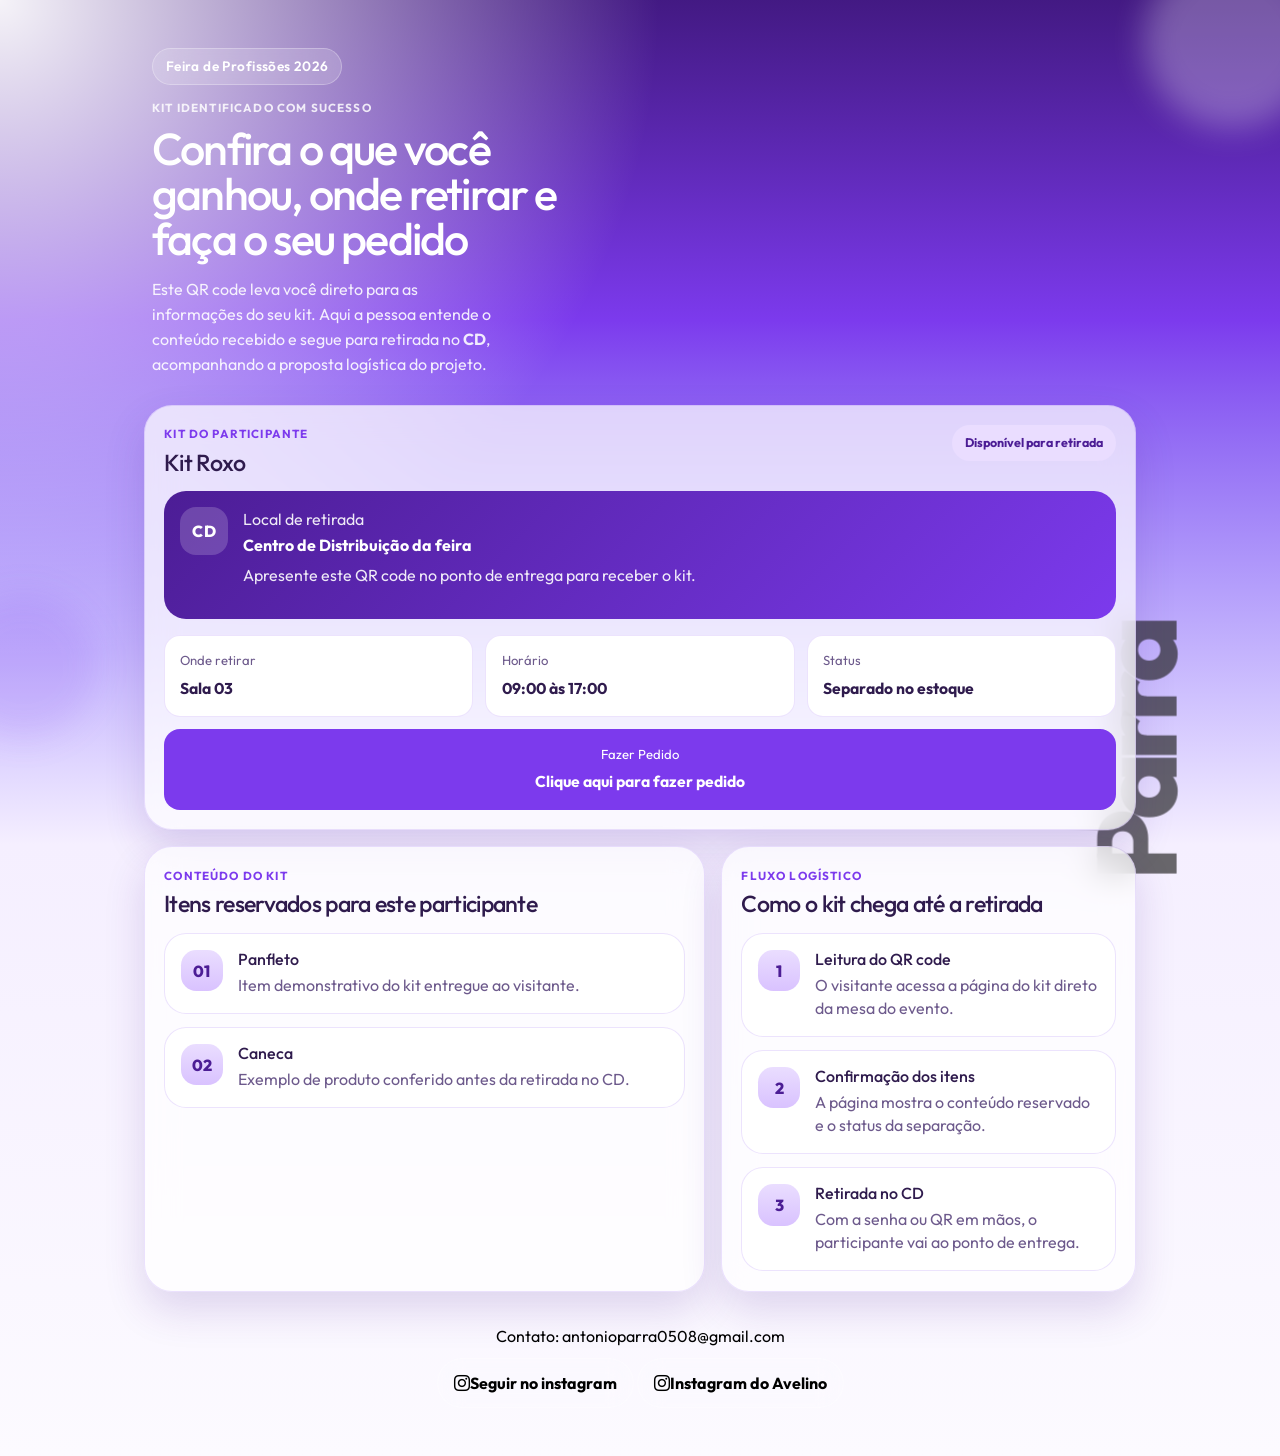
<file: index.html>
<!DOCTYPE html>
<html lang="pt-BR">

<head>
  <meta charset="UTF-8">
  <meta name="viewport" content="width=device-width, initial-scale=1.0">
  <title>Kit da Feira de Profissões</title>
  <meta name="description"
    content="Página mobile para apresentar os itens de um kit da Feira de Profissões e orientar a retirada no CD.">
  <link rel="preconnect" href="https://fonts.googleapis.com">
  <link rel="preconnect" href="https://fonts.gstatic.com" crossorigin>
  <link href="https://cdn.jsdelivr.net/npm/bootstrap@5.3.8/dist/css/bootstrap.min.css" rel="stylesheet"
    integrity="sha384-sRIl4kxILFvY47J16cr9ZwB07vP4J8+LH7qKQnuqkuIAvNWLzeN8tE5YBujZqJLB" crossorigin="anonymous">
  <link href="https://fonts.googleapis.com/css2?family=Outfit:wght@400;500;600;700;800&display=swap" rel="stylesheet">
  <link rel="stylesheet" href="https://cdn.jsdelivr.net/npm/bootstrap-icons@1.13.1/font/bootstrap-icons.min.css">
  <link rel="stylesheet" href="styles.css">
</head>

<body class="theme-purple">
  <div class="watermark" aria-hidden="true">Parra</div>
  <div class="page-shell">
    <div id="alert-container"></div>
    <header class="hero">
      <div class="hero__badge">Feira de Profissões 2026</div>
      <p class="hero__eyebrow">Kit identificado com sucesso</p>
      <h1>Confira o que você ganhou, onde retirar e faça o seu pedido</h1>
      <p class="hero__description">
        Este QR code leva você direto para as informações do seu kit. Aqui a pessoa
        entende o conteúdo recebido e segue para retirada no <strong>CD</strong>,
        acompanhando a proposta logística do projeto.
      </p>
    </header>

    <main class="content">
      <section class="kit-card">
        <div class="kit-card__top">
          <div>
            <p class="section-label">Kit do participante</p>
            <h2>Kit Roxo</h2>
          </div>
          <span class="status-chip">Disponível para retirada</span>
        </div>

        <div class="pickup-box">
          <div class="pickup-box__icon" aria-hidden="true">CD</div>
          <div>
            <p class="pickup-box__label">Local de retirada</p>
            <strong>Centro de Distribuição da feira</strong>
            <p class="pickup-box__text">
              Apresente este QR code no ponto de entrega para receber o kit.
            </p>
          </div>
        </div>

        <div class="info-grid">
          <article class="info-tile">
            <p>Onde retirar</p>
            <strong>Sala 03</strong>
          </article>
          <article class="info-tile">
            <p>Horário</p>
            <strong>09:00 às 17:00</strong>
          </article>
          <article class="info-tile">
            <p>Status</p>
            <strong>Separado no estoque</strong>
          </article>
          <button class="info-tile" id="btnModalPedido">
            <p>Fazer Pedido</p>
            <strong>Clique aqui para fazer pedido</strong>
          </button>
        </div>
      </section>

      <section class="items-section">
        <div class="section-heading">
          <p class="section-label">Conteúdo do kit</p>
          <h2>Itens reservados para este participante</h2>
        </div>

        <div class="item-list">
          <article class="item-card">
            <span class="item-card__count">01</span>
            <div>
              <h3>Panfleto</h3>
              <p>Item demonstrativo do kit entregue ao visitante.</p>
            </div>
          </article>

          <article class="item-card">
            <span class="item-card__count">02</span>
            <div>
              <h3>Caneca</h3>
              <p>Exemplo de produto conferido antes da retirada no CD.</p>
            </div>
          </article>
        </div>
      </section>

      <section class="timeline-section">
        <div class="section-heading">
          <p class="section-label">Fluxo logístico</p>
          <h2>Como o kit chega até a retirada</h2>
        </div>

        <div class="timeline">
          <article class="timeline-step">
            <span>1</span>
            <div>
              <h3>Leitura do QR code</h3>
              <p>O visitante acessa a página do kit direto da mesa do evento.</p>
            </div>
          </article>

          <article class="timeline-step">
            <span>2</span>
            <div>
              <h3>Confirmação dos itens</h3>
              <p>A página mostra o conteúdo reservado e o status da separação.</p>
            </div>
          </article>

          <article class="timeline-step">
            <span>3</span>
            <div>
              <h3>Retirada no CD</h3>
              <p>Com a senha ou QR em mãos, o participante vai ao ponto de entrega.</p>
            </div>
          </article>
        </div>
      </section>
    </main>

    <footer class="site-footer">
      <p class="text-black">
        Contato:
        <a href="mailto:antonioparra0508@gmail.com">antonioparra0508@gmail.com</a>
      </p>
      <a class="instagram-link" href="https://www.instagram.com/a_parra111" target="_blank" rel="noopener noreferrer">
        <i class="bi bi-instagram"></i> Seguir no instagram
      </a>
      <a class="instagram-link" href="https://www.instagram.com/avelino.ferreira.33/" target="_blank" rel="noopener noreferrer">
        <i class="bi bi-instagram"></i> Instagram do Avelino
      </a>
    </footer>
  </div>

  <!-- Modal para fazer o pedido -->
  <div class="modal" tabindex="-1" id="modalFazerPedido">
    <div class="modal-dialog">
      <div class="modal-content">
        <div class="modal-header">
          <h5 class="modal-title">Fazer Pedido</h5>
          <button type="button" class="btn-close" data-bs-dismiss="modal" aria-label="Close"></button>
        </div>
        <div class="modal-body">
          <form>
            <div class="m-3">
              <label for="nome" class="form-label">Nome</label>
              <input type="text" class="form-control" id="nome" placeholder="Seu nome">
            </div>
            <div class="m-3">
              <label for="email" class="form-label">Cargo</label>
              <input type="email" class="form-control" id="email" placeholder="Seu cargo">
            </div>
          </form>
        </div>
        <div class="modal-footer">
          <button type="button" class="btn btn-secondary" data-bs-dismiss="modal">Voltar</button>
          <button type="button" class="btn btn-primary" id="btnFazerPedido">Fazer Pedido</button>
        </div>
      </div>
    </div>
  </div>

  <script src="https://cdn.jsdelivr.net/npm/bootstrap@5.3.8/dist/js/bootstrap.bundle.min.js"
    integrity="sha384-FKyoEForCGlyvwx9Hj09JcYn3nv7wiPVlz7YYwJrWVcXK/BmnVDxM+D2scQbITxI"
    crossorigin="anonymous"></script>
  <script src="scripts/modal.js"></script>
  <script type="module" src="scripts/cadastroCordenacao.js"></script>
</body>

</html>
</file>
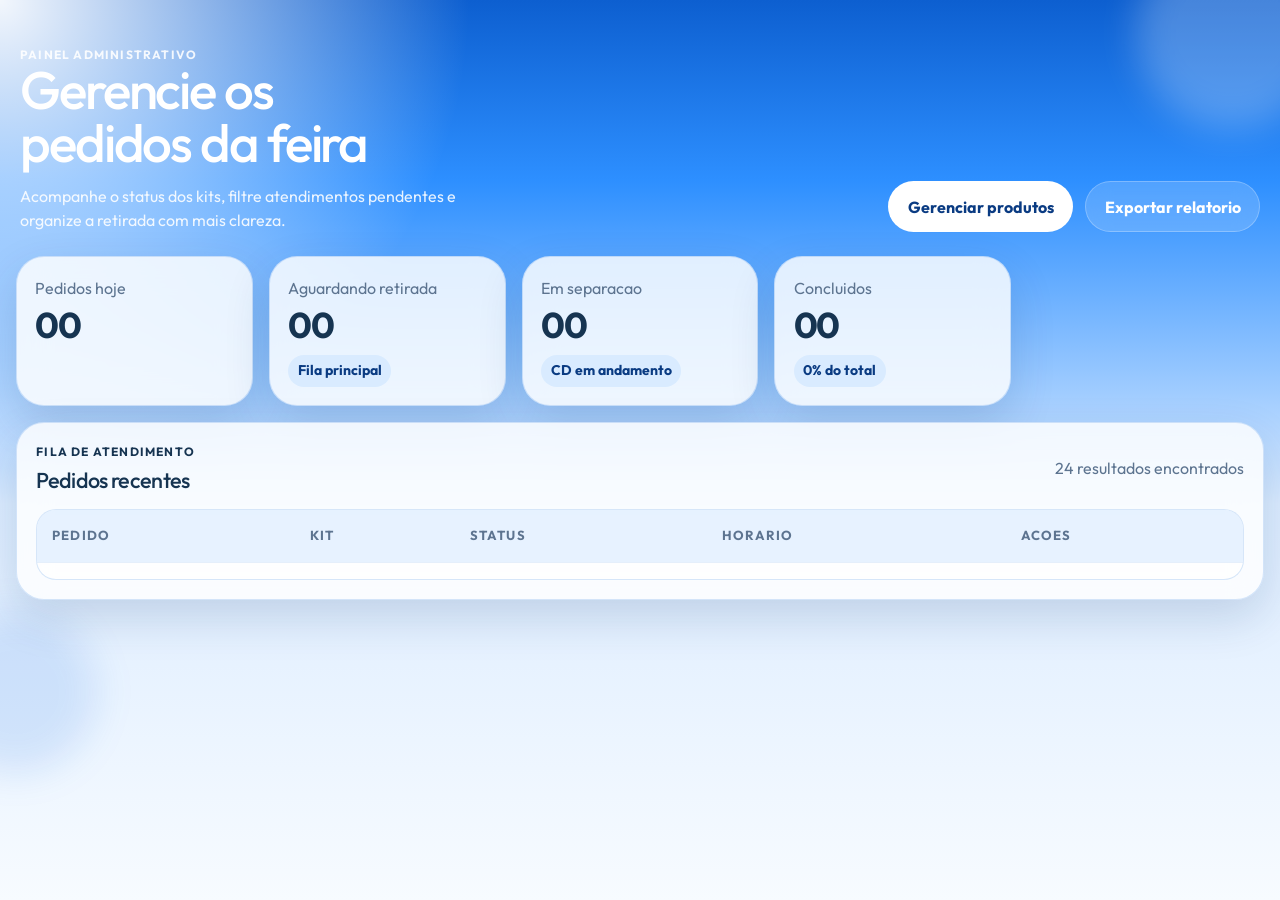
<file: ADM/index.html>
<!DOCTYPE html>
<html lang="pt-BR">

<head>
    <meta charset="UTF-8">
    <meta name="viewport" content="width=device-width, initial-scale=1.0">
    <title>ADM | Gerenciar Pedidos</title>
    <meta name="description"
        content="Painel administrativo para acompanhar, filtrar e gerenciar pedidos da Feira de Profissoes.">
    <link rel="preconnect" href="https://fonts.googleapis.com">
    <link rel="preconnect" href="https://fonts.gstatic.com" crossorigin>
    <link href="https://cdn.jsdelivr.net/npm/bootstrap@5.3.8/dist/css/bootstrap.min.css" rel="stylesheet"
        integrity="sha384-sRIl4kxILFvY47J16cr9ZwB07vP4J8+LH7qKQnuqkuIAvNWLzeN8tE5YBujZqJLB" crossorigin="anonymous">
    <link href="https://fonts.googleapis.com/css2?family=Outfit:wght@400;500;600;700;800&display=swap" rel="stylesheet">
    <link rel="stylesheet" href="style/style.css">
</head>

<body>
    <main class="admin-shell">
        <header class="hero">
            <div>
                <p class="hero__eyebrow">Painel administrativo</p>
                <h1>Gerencie os pedidos da feira</h1>
                <p>Acompanhe o status dos kits, filtre atendimentos pendentes e organize a retirada com mais clareza.
                </p>
            </div>

            <div class="hero-actions">
                <a class="hero-btn hero-btn--solid text-decoration-none" href="produtos.html">Gerenciar produtos</a>
                <button class="hero-btn" type="button">Exportar relatorio</button>
            </div>
        </header>

        <section class="dashboard">
            <div class="summary-grid">
                <article class="summary-card">
                    <p>Pedidos hoje</p>
                    <strong>00</strong>
                </article>

                <article class="summary-card">
                    <p>Aguardando retirada</p>
                    <strong>00</strong>
                    <small>Fila principal</small>
                </article>

                <article class="summary-card">
                    <p>Em separacao</p>
                    <strong>00</strong>
                    <small>CD em andamento</small>
                </article>

                <article class="summary-card">
                    <p>Concluidos</p>
                    <strong>00</strong>
                    <small>0% do total</small>
                </article>
            </div>

            <div class="workspace">
                <section>
                    <div class="orders-panel">
                        <div class="section-head">
                            <div>
                                <p class="section-label">Fila de atendimento</p>
                                <h2 class="panel-title">Pedidos recentes</h2>
                            </div>
                            <p class="table-subtitle">24 resultados encontrados</p>
                        </div>

                        <div class="table-wrap">
                            <table class="table">
                                <thead>
                                    <tr>
                                        <th>Pedido</th>
                                        <th>Kit</th>
                                        <th>Status</th>
                                        <th>Horario</th>
                                        <th>Acoes</th>
                                    </tr>
                                </thead>
                                <tbody id="pedidos-container">
                                    
                                </tbody>
                            </table>
                        </div>
                    </div>
                </section>
            </div>
        </section>
    </main>
    <script src="https://cdn.jsdelivr.net/npm/bootstrap@5.3.8/dist/js/bootstrap.bundle.min.js"
        integrity="sha384-FKyoEForCGlyvwx9Hj09JcYn3nv7wiPVlz7YYwJrWVcXK/BmnVDxM+D2scQbITxI"
        crossorigin="anonymous"></script>
    <script type="module" src="script/gerenciarPedidos.js"></script>
</body>

</html>
</file>
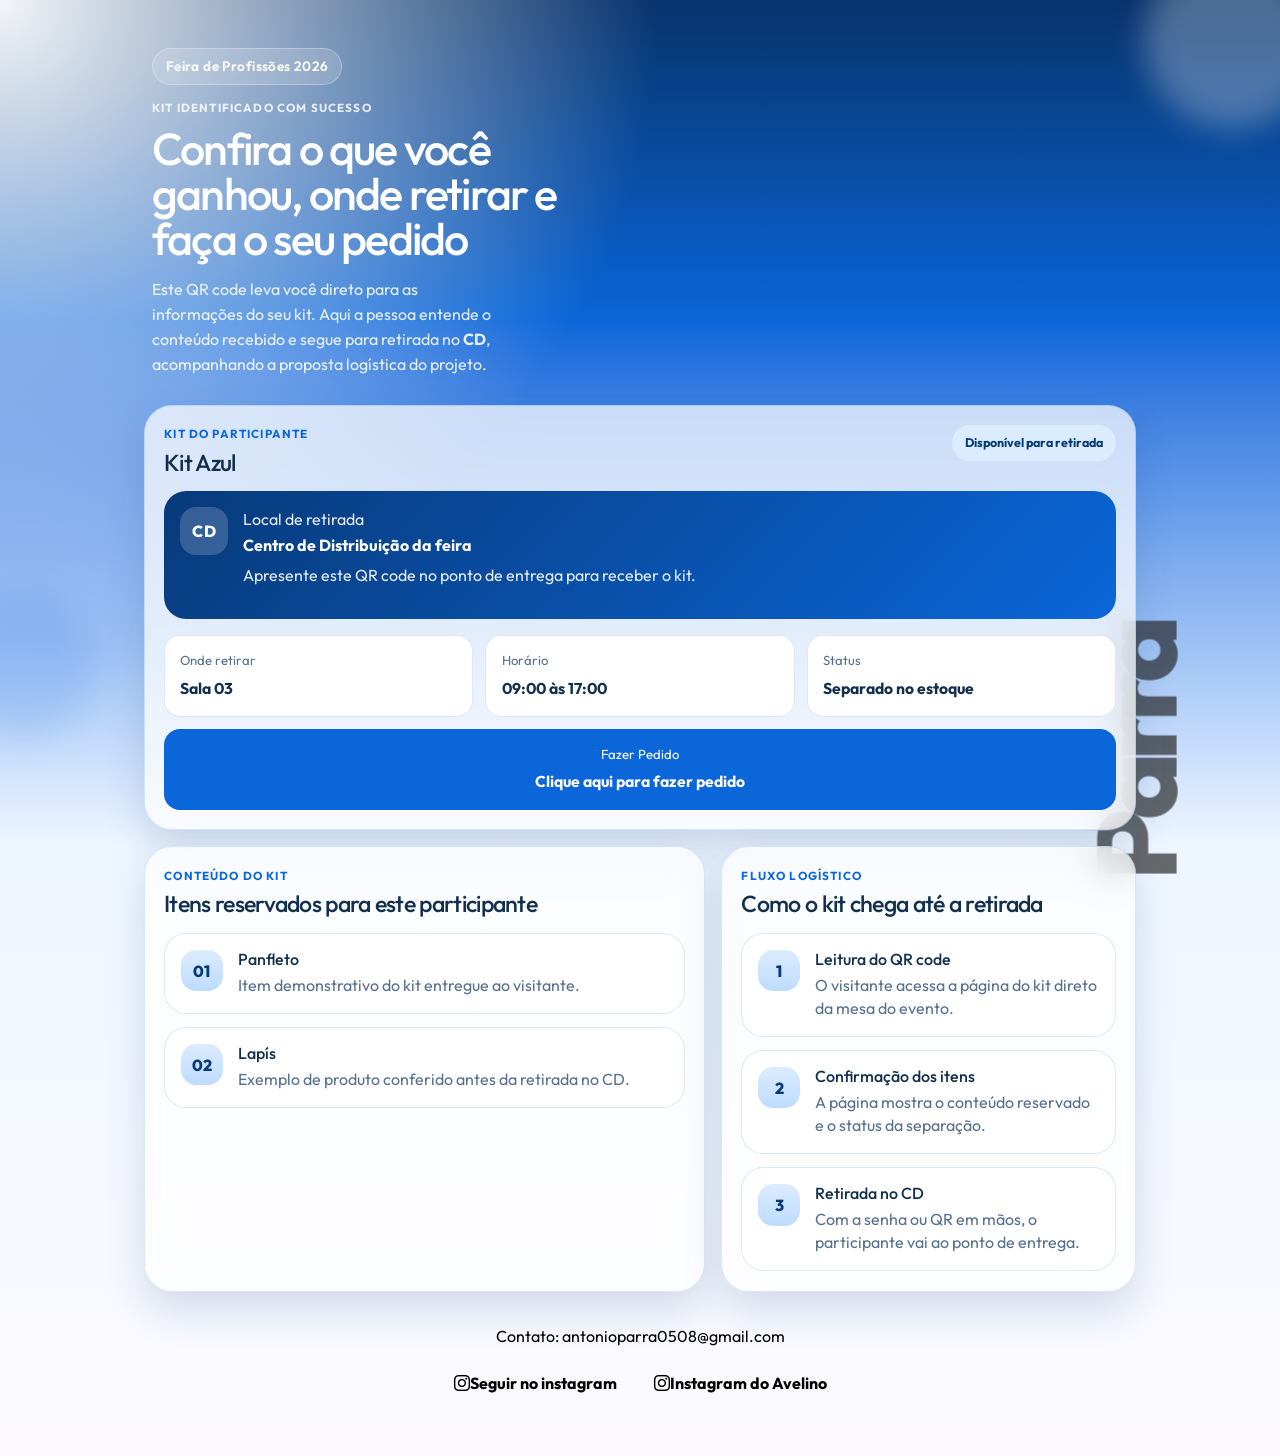
<file: kit2.html>
<!DOCTYPE html>
<html lang="pt-BR">

<head>
  <meta charset="UTF-8">
  <meta name="viewport" content="width=device-width, initial-scale=1.0">
  <title>Kit da Feira de Profissões</title>
  <meta name="description"
    content="Página mobile para apresentar os itens de um kit da Feira de Profissões e orientar a retirada no CD.">
  <link rel="preconnect" href="https://fonts.googleapis.com">
  <link rel="preconnect" href="https://fonts.gstatic.com" crossorigin>
  <link href="https://cdn.jsdelivr.net/npm/bootstrap@5.3.8/dist/css/bootstrap.min.css" rel="stylesheet"
    integrity="sha384-sRIl4kxILFvY47J16cr9ZwB07vP4J8+LH7qKQnuqkuIAvNWLzeN8tE5YBujZqJLB" crossorigin="anonymous">
  <link href="https://fonts.googleapis.com/css2?family=Outfit:wght@400;500;600;700;800&display=swap" rel="stylesheet">
  <link rel="stylesheet" href="https://cdn.jsdelivr.net/npm/bootstrap-icons@1.13.1/font/bootstrap-icons.min.css">
  <link rel="stylesheet" href="styles.css">
</head>

<body class="theme-blue">
  <div class="watermark" aria-hidden="true">Parra</div>
  <div class="page-shell">
    <header class="hero">
      <div class="hero__badge">Feira de Profissões 2026</div>
      <p class="hero__eyebrow">Kit identificado com sucesso</p>
      <h1>Confira o que você ganhou, onde retirar e faça o seu pedido</h1>
      <p class="hero__description">
        Este QR code leva você direto para as informações do seu kit. Aqui a pessoa
        entende o conteúdo recebido e segue para retirada no <strong>CD</strong>,
        acompanhando a proposta logística do projeto.
      </p>
    </header>

    <main class="content">
      <section class="kit-card">
        <div class="kit-card__top">
          <div>
            <p class="section-label">Kit do participante</p>
            <h2>Kit Azul</h2>
          </div>
          <span class="status-chip">Disponível para retirada</span>
        </div>

        <div class="pickup-box">
          <div class="pickup-box__icon" aria-hidden="true">CD</div>
          <div>
            <p class="pickup-box__label">Local de retirada</p>
            <strong>Centro de Distribuição da feira</strong>
            <p class="pickup-box__text">
              Apresente este QR code no ponto de entrega para receber o kit.
            </p>
          </div>
        </div>

        <div class="info-grid">
          <article class="info-tile">
            <p>Onde retirar</p>
            <strong>Sala 03</strong>
          </article>
          <article class="info-tile">
            <p>Horário</p>
            <strong>09:00 às 17:00</strong>
          </article>
          <article class="info-tile">
            <p>Status</p>
            <strong>Separado no estoque</strong>
          </article>
          <button class="info-tile" id="btnModalPedido">
            <p>Fazer Pedido</p>
            <strong>Clique aqui para fazer pedido</strong>
          </button>
        </div>
      </section>

      <section class="items-section">
        <div class="section-heading">
          <p class="section-label">Conteúdo do kit</p>
          <h2>Itens reservados para este participante</h2>
        </div>

        <div class="item-list">
          <article class="item-card">
            <span class="item-card__count">01</span>
            <div>
              <h3>Panfleto</h3>
              <p>Item demonstrativo do kit entregue ao visitante.</p>
            </div>
          </article>

          <article class="item-card">
            <span class="item-card__count">02</span>
            <div>
              <h3>Lapís</h3>
              <p>Exemplo de produto conferido antes da retirada no CD.</p>
            </div>
          </article>
        </div>
      </section>

      <section class="timeline-section">
        <div class="section-heading">
          <p class="section-label">Fluxo logístico</p>
          <h2>Como o kit chega até a retirada</h2>
        </div>

        <div class="timeline">
          <article class="timeline-step">
            <span>1</span>
            <div>
              <h3>Leitura do QR code</h3>
              <p>O visitante acessa a página do kit direto da mesa do evento.</p>
            </div>
          </article>

          <article class="timeline-step">
            <span>2</span>
            <div>
              <h3>Confirmação dos itens</h3>
              <p>A página mostra o conteúdo reservado e o status da separação.</p>
            </div>
          </article>

          <article class="timeline-step">
            <span>3</span>
            <div>
              <h3>Retirada no CD</h3>
              <p>Com a senha ou QR em mãos, o participante vai ao ponto de entrega.</p>
            </div>
          </article>
        </div>
      </section>
    </main>

    <footer class="site-footer">
      <p class="text-black">
        Contato:
        <a href="mailto:antonioparra0508@gmail.com">antonioparra0508@gmail.com</a>
      </p>
      <a class="instagram-link" href="https://www.instagram.com/a_parra111" target="_blank" rel="noopener noreferrer">
        <i class="bi bi-instagram"></i> Seguir no instagram
      </a>
      <a class="instagram-link" href="https://www.instagram.com/avelino.ferreira.33/" target="_blank" rel="noopener noreferrer">
        <i class="bi bi-instagram"></i> Instagram do Avelino
      </a>
    </footer>
  </div>

  <!-- Modal para fazer o pedido -->
  <div class="modal" tabindex="-1" id="modalFazerPedido">
    <div class="modal-dialog">
      <div class="modal-content">
        <div class="modal-header">
          <h5 class="modal-title">Fazer Pedido</h5>
          <button type="button" class="btn-close" data-bs-dismiss="modal" aria-label="Close"></button>
        </div>
        <div class="modal-body">
          <form>
            <div class="m-3">
              <label for="nome" class="form-label">Nome</label>
              <input type="text" class="form-control" id="nome" placeholder="Seu nome">
            </div>
            <div class="m-3">
              <label for="email" class="form-label">Empresa</label>
              <input type="email" class="form-control" id="email" placeholder="Sua empresa">
            </div>
          </form>
        </div>
        <div class="modal-footer">
          <button type="button" class="btn btn-secondary" data-bs-dismiss="modal">Voltar</button>
          <button type="button" class="btn btn-primary" id="btnFazerPedido">Fazer Pedido</button>
        </div>
      </div>
    </div>
  </div>

  <script src="https://cdn.jsdelivr.net/npm/bootstrap@5.3.8/dist/js/bootstrap.bundle.min.js"
    integrity="sha384-FKyoEForCGlyvwx9Hj09JcYn3nv7wiPVlz7YYwJrWVcXK/BmnVDxM+D2scQbITxI"
    crossorigin="anonymous"></script>
  <script src="scripts/modal.js"></script>
  <script type="module" src="scripts/cadastroConvidados.js"></script>
</body>

</html>
</file>
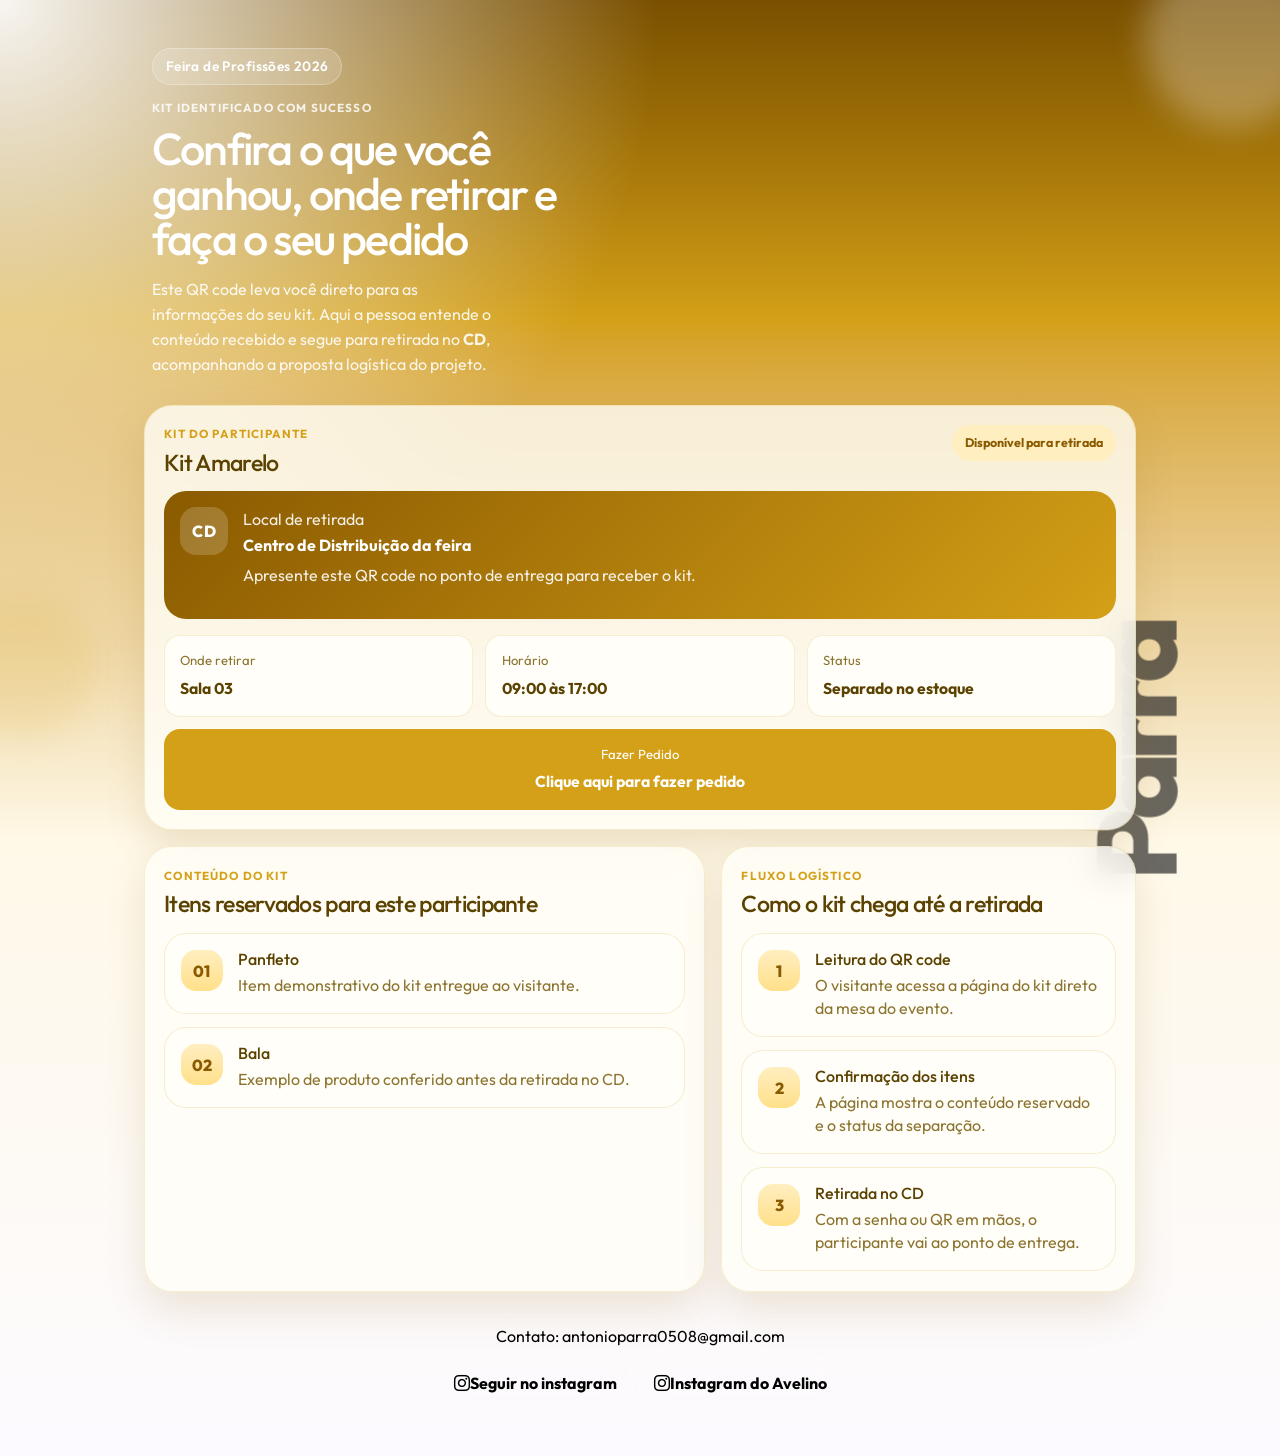
<file: kit3.html>
<!DOCTYPE html>
<html lang="pt-BR">

<head>
  <meta charset="UTF-8">
  <meta name="viewport" content="width=device-width, initial-scale=1.0">
  <title>Kit da Feira de Profissões</title>
  <meta name="description"
    content="Página mobile para apresentar os itens de um kit da Feira de Profissões e orientar a retirada no CD.">
  <link rel="preconnect" href="https://fonts.googleapis.com">
  <link rel="preconnect" href="https://fonts.gstatic.com" crossorigin>
  <link href="https://cdn.jsdelivr.net/npm/bootstrap@5.3.8/dist/css/bootstrap.min.css" rel="stylesheet"
    integrity="sha384-sRIl4kxILFvY47J16cr9ZwB07vP4J8+LH7qKQnuqkuIAvNWLzeN8tE5YBujZqJLB" crossorigin="anonymous">
  <link href="https://fonts.googleapis.com/css2?family=Outfit:wght@400;500;600;700;800&display=swap" rel="stylesheet">
  <link rel="stylesheet" href="https://cdn.jsdelivr.net/npm/bootstrap-icons@1.13.1/font/bootstrap-icons.min.css">
  <link rel="stylesheet" href="styles.css">
</head>

<body class="theme-yellow">
  <div class="watermark" aria-hidden="true">Parra</div>
  <div class="page-shell">
    <header class="hero">
      <div class="hero__badge">Feira de Profissões 2026</div>
      <p class="hero__eyebrow">Kit identificado com sucesso</p>
      <h1>Confira o que você ganhou, onde retirar e faça o seu pedido</h1>
      <p class="hero__description">
        Este QR code leva você direto para as informações do seu kit. Aqui a pessoa
        entende o conteúdo recebido e segue para retirada no <strong>CD</strong>,
        acompanhando a proposta logística do projeto.
      </p>
    </header>

    <main class="content">
      <section class="kit-card">
        <div class="kit-card__top">
          <div>
            <p class="section-label">Kit do participante</p>
            <h2>Kit Amarelo</h2>
          </div>
          <span class="status-chip">Disponível para retirada</span>
        </div>

        <div class="pickup-box">
          <div class="pickup-box__icon" aria-hidden="true">CD</div>
          <div>
            <p class="pickup-box__label">Local de retirada</p>
            <strong>Centro de Distribuição da feira</strong>
            <p class="pickup-box__text">
              Apresente este QR code no ponto de entrega para receber o kit.
            </p>
          </div>
        </div>

        <div class="info-grid">
          <article class="info-tile">
            <p>Onde retirar</p>
            <strong>Sala 03</strong>
          </article>
          <article class="info-tile">
            <p>Horário</p>
            <strong>09:00 às 17:00</strong>
          </article>
          <article class="info-tile">
            <p>Status</p>
            <strong>Separado no estoque</strong>
          </article>
          <button class="info-tile" id="btnModalPedido">
            <p>Fazer Pedido</p>
            <strong>Clique aqui para fazer pedido</strong>
          </button>
        </div>
      </section>

      <section class="items-section">
        <div class="section-heading">
          <p class="section-label">Conteúdo do kit</p>
          <h2>Itens reservados para este participante</h2>
        </div>

        <div class="item-list">
          <article class="item-card">
            <span class="item-card__count">01</span>
            <div>
              <h3>Panfleto</h3>
              <p>Item demonstrativo do kit entregue ao visitante.</p>
            </div>
          </article>

          <article class="item-card">
            <span class="item-card__count">02</span>
            <div>
              <h3>Bala</h3>
              <p>Exemplo de produto conferido antes da retirada no CD.</p>
            </div>
          </article>
        </div>
      </section>

      <section class="timeline-section">
        <div class="section-heading">
          <p class="section-label">Fluxo logístico</p>
          <h2>Como o kit chega até a retirada</h2>
        </div>

        <div class="timeline">
          <article class="timeline-step">
            <span>1</span>
            <div>
              <h3>Leitura do QR code</h3>
              <p>O visitante acessa a página do kit direto da mesa do evento.</p>
            </div>
          </article>

          <article class="timeline-step">
            <span>2</span>
            <div>
              <h3>Confirmação dos itens</h3>
              <p>A página mostra o conteúdo reservado e o status da separação.</p>
            </div>
          </article>

          <article class="timeline-step">
            <span>3</span>
            <div>
              <h3>Retirada no CD</h3>
              <p>Com a senha ou QR em mãos, o participante vai ao ponto de entrega.</p>
            </div>
          </article>
        </div>
      </section>
    </main>

    <footer class="site-footer">
      <p class="text-black">
        Contato:
        <a href="mailto:antonioparra0508@gmail.com">antonioparra0508@gmail.com</a>
      </p>
      <a class="instagram-link" href="https://www.instagram.com/a_parra111" target="_blank" rel="noopener noreferrer">
        <i class="bi bi-instagram"></i> Seguir no instagram
      </a>
      <a class="instagram-link" href="https://www.instagram.com/avelino.ferreira.33/" target="_blank"
        rel="noopener noreferrer">
        <i class="bi bi-instagram"></i> Instagram do Avelino
      </a>
    </footer>
  </div>

  <!-- Modal para fazer o pedido -->
  <div class="modal" tabindex="-1" id="modalFazerPedido">
    <div class="modal-dialog">
      <div class="modal-content">
        <div class="modal-header">
          <h5 class="modal-title">Fazer Pedido</h5>
          <button type="button" class="btn-close" data-bs-dismiss="modal" aria-label="Close"></button>
        </div>
        <div class="modal-body">
          <form>
            <div class="m-3">
              <label for="nome" class="form-label">Nome</label>
              <input type="text" class="form-control" id="nome" placeholder="Seu nome">
            </div>
            <div class="m-3">
              <label for="email" class="form-label">Sua série</label>
              <input type="email" class="form-control" id="email" placeholder="Sua série">
            </div>
          </form>
        </div>
        <div class="modal-footer">
          <button type="button" class="btn btn-secondary" data-bs-dismiss="modal">Voltar</button>
          <button type="button" class="btn btn-primary" id="btnFazerPedido">Fazer Pedido</button>
        </div>
      </div>
    </div>
  </div>

  <script src="https://cdn.jsdelivr.net/npm/bootstrap@5.3.8/dist/js/bootstrap.bundle.min.js"
    integrity="sha384-FKyoEForCGlyvwx9Hj09JcYn3nv7wiPVlz7YYwJrWVcXK/BmnVDxM+D2scQbITxI"
    crossorigin="anonymous"></script>
  <script src="scripts/modal.js"></script>
  <script type="module" src="scripts/cadastroAlunos.js"></script>
</body>

</html>
</file>
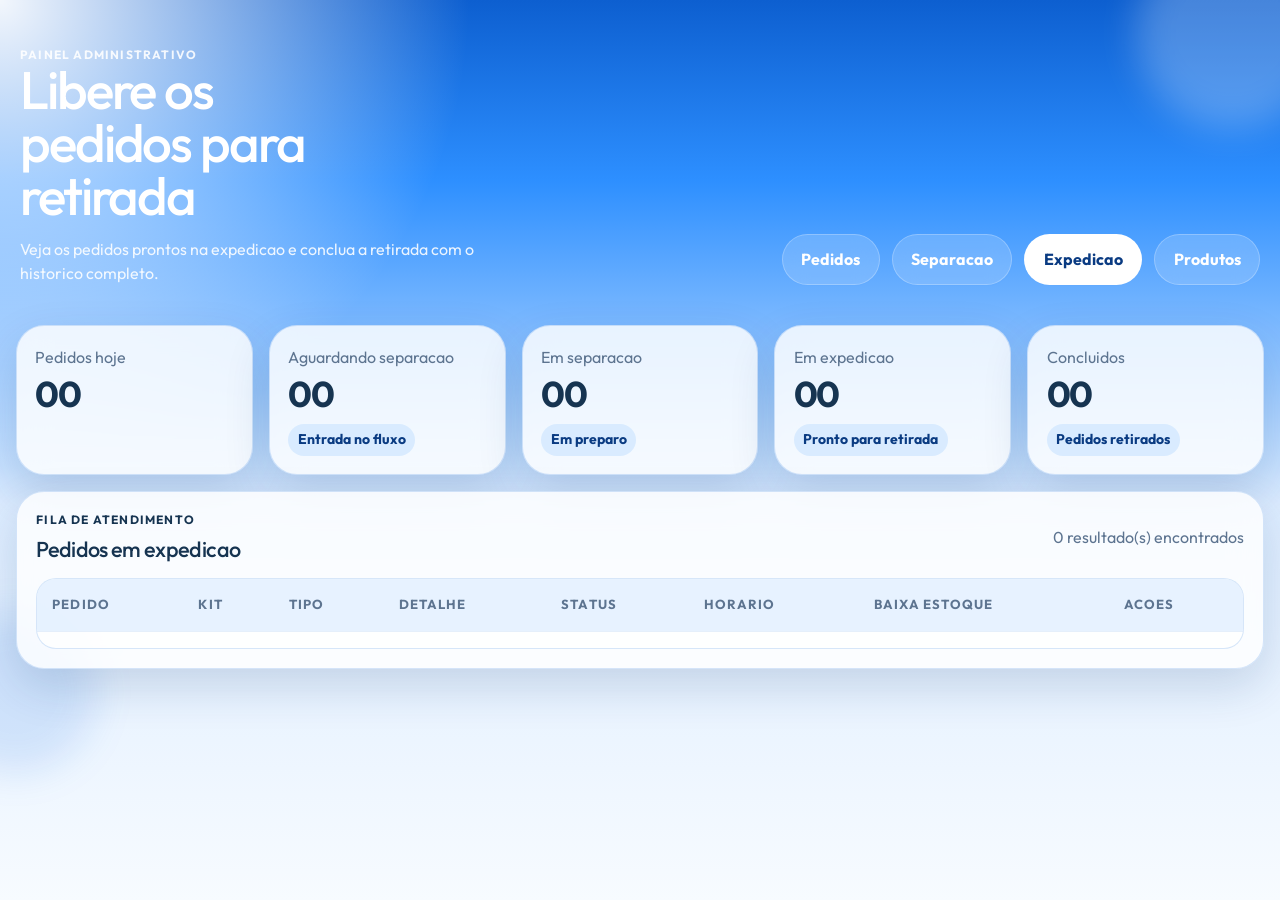
<file: ADM/expedicao.html>
<!DOCTYPE html>
<html lang="pt-BR">

<head>
    <meta charset="UTF-8">
    <meta name="viewport" content="width=device-width, initial-scale=1.0">
    <title>ADM | Expedicao de Pedidos</title>
    <meta name="description" content="Painel administrativo para acompanhar os pedidos em expedicao.">
    <link rel="preconnect" href="https://fonts.googleapis.com">
    <link rel="preconnect" href="https://fonts.gstatic.com" crossorigin>
    <link href="https://cdn.jsdelivr.net/npm/bootstrap@5.3.8/dist/css/bootstrap.min.css" rel="stylesheet"
        integrity="sha384-sRIl4kxILFvY47J16cr9ZwB07vP4J8+LH7qKQnuqkuIAvNWLzeN8tE5YBujZqJLB" crossorigin="anonymous">
    <link href="https://fonts.googleapis.com/css2?family=Outfit:wght@400;500;600;700;800&display=swap" rel="stylesheet">
    <link rel="stylesheet" href="style/style.css">
</head>

<body data-painel="expedicao">
    <main class="admin-shell">
        <header class="hero">
            <div>
                <p class="hero__eyebrow">Painel administrativo</p>
                <h1>Libere os pedidos para retirada</h1>
                <p>Veja os pedidos prontos na expedicao e conclua a retirada com o historico completo.</p>
            </div>

            <div class="hero-actions">
                <a class="hero-btn text-decoration-none" href="index.html">Pedidos</a>
                <a class="hero-btn text-decoration-none" href="separacao.html">Separacao</a>
                <a class="hero-btn hero-btn--solid text-decoration-none" href="expedicao.html">Expedicao</a>
                <a class="hero-btn text-decoration-none" href="produtos.html">Produtos</a>
            </div>
        </header>

        <section class="dashboard">
            <div id="alert-container"></div>

            <div class="summary-grid">
                <article class="summary-card">
                    <p>Pedidos hoje</p>
                    <strong id="resumoPedidosHoje">00</strong>
                </article>

                <article class="summary-card">
                    <p>Aguardando separacao</p>
                    <strong id="resumoAguardando">00</strong>
                    <small>Entrada no fluxo</small>
                </article>

                <article class="summary-card">
                    <p>Em separacao</p>
                    <strong id="resumoSeparacao">00</strong>
                    <small>Em preparo</small>
                </article>

                <article class="summary-card">
                    <p>Em expedicao</p>
                    <strong id="resumoExpedicao">00</strong>
                    <small>Pronto para retirada</small>
                </article>

                <article class="summary-card">
                    <p>Concluidos</p>
                    <strong id="resumoConcluidos">00</strong>
                    <small>Pedidos retirados</small>
                </article>
            </div>

            <div class="workspace">
                <section>
                    <div class="orders-panel">
                        <div class="section-head">
                            <div>
                                <p class="section-label">Fila de atendimento</p>
                                <h2 class="panel-title" id="panel-title">Pedidos em expedicao</h2>
                            </div>
                            <p class="table-subtitle" id="table-subtitle">0 resultado(s) encontrados</p>
                        </div>

                        <div class="table-wrap">
                            <table class="table">
                                <thead>
                                    <tr>
                                        <th>Pedido</th>
                                        <th>Kit</th>
                                        <th>Tipo</th>
                                        <th>Detalhe</th>
                                        <th>Status</th>
                                        <th>Horario</th>
                                        <th>Baixa estoque</th>
                                        <th>Acoes</th>
                                    </tr>
                                </thead>
                                <tbody id="pedidos-container"></tbody>
                            </table>
                        </div>
                    </div>
                </section>
            </div>
        </section>
    </main>
    <script src="https://cdn.jsdelivr.net/npm/bootstrap@5.3.8/dist/js/bootstrap.bundle.min.js"
        integrity="sha384-FKyoEForCGlyvwx9Hj09JcYn3nv7wiPVlz7YYwJrWVcXK/BmnVDxM+D2scQbITxI"
        crossorigin="anonymous"></script>
    <script type="module" src="script/painelPedidos.js"></script>
</body>

</html>
</file>
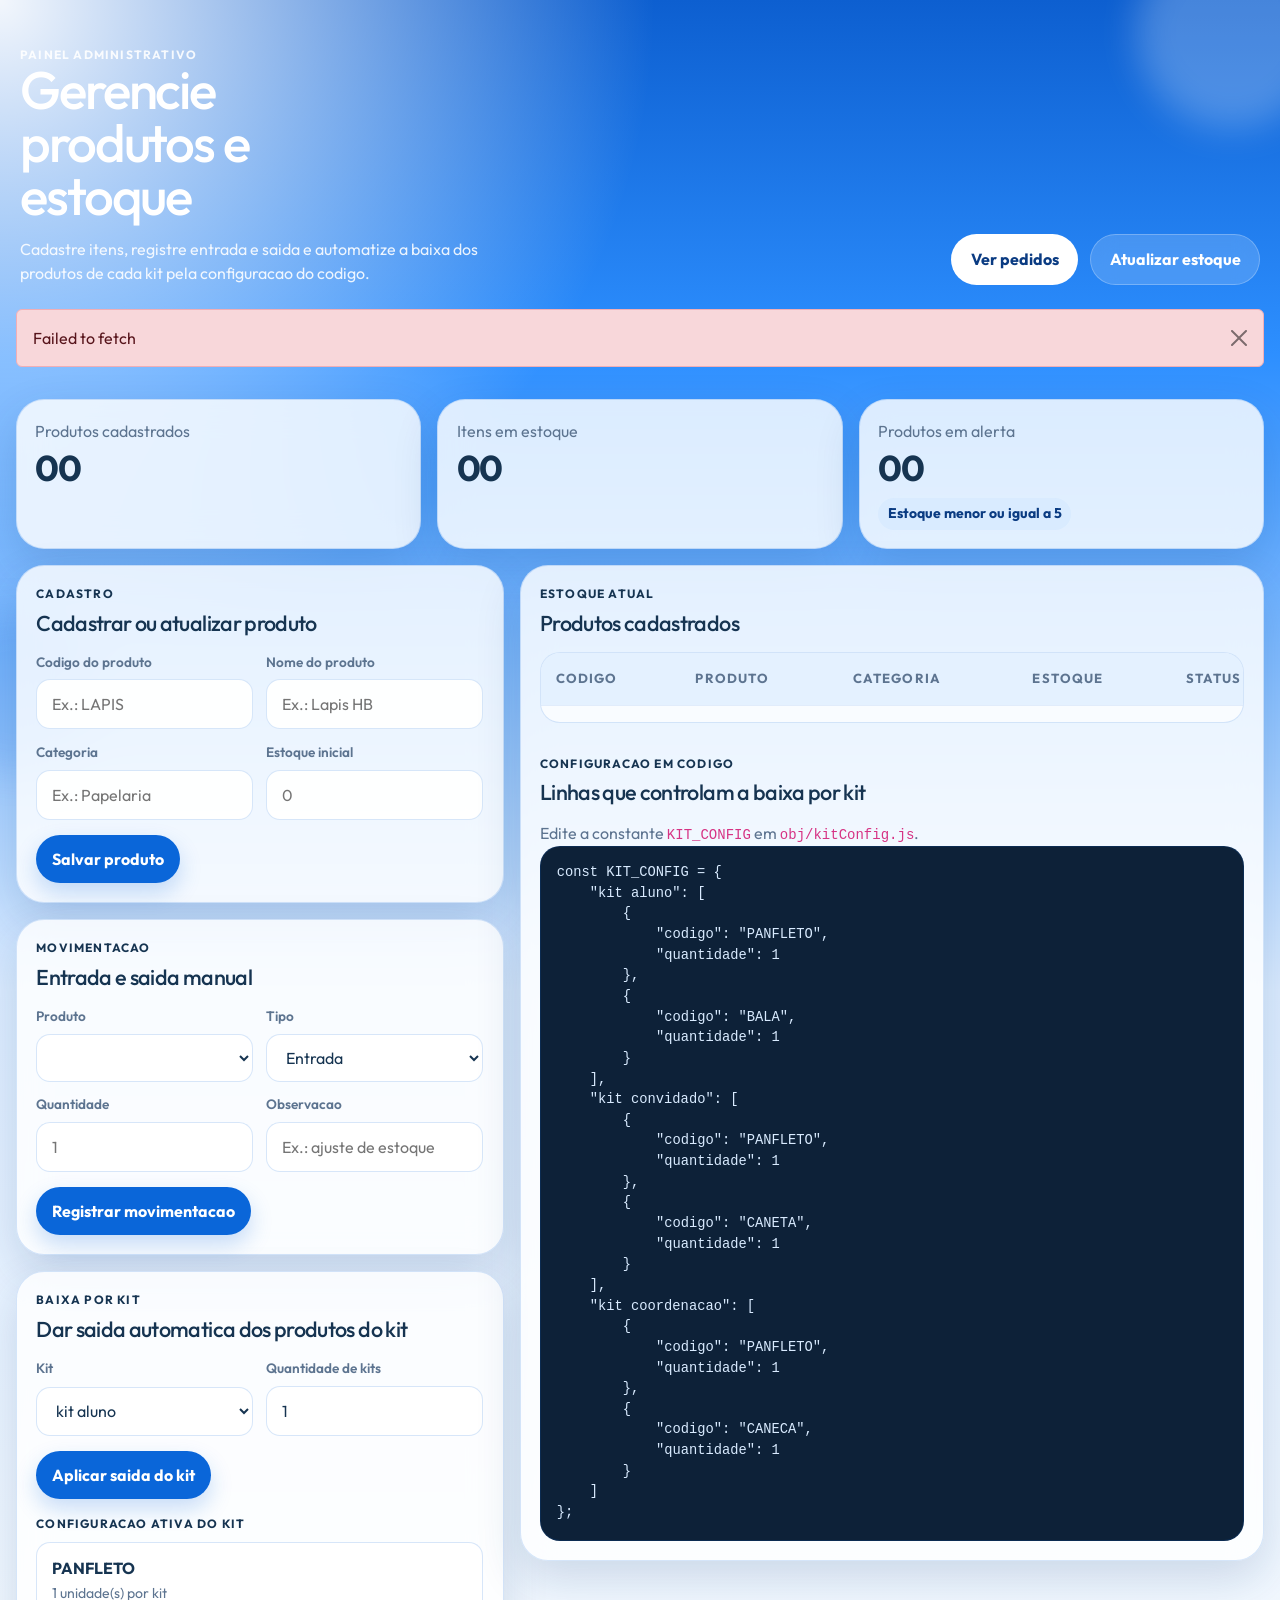
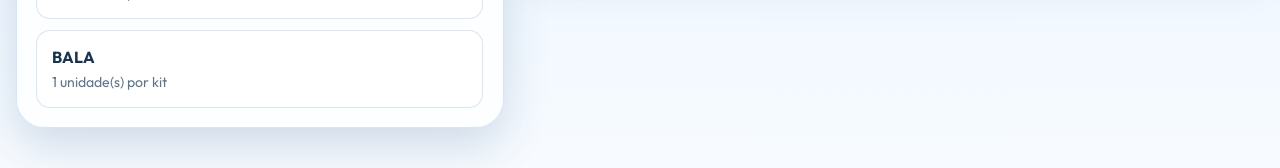
<file: ADM/produtos.html>
<!DOCTYPE html>
<html lang="pt-BR">

<head>
    <meta charset="UTF-8">
    <meta name="viewport" content="width=device-width, initial-scale=1.0">
    <title>ADM | Gerenciar Produtos</title>
    <meta name="description" content="Painel administrativo para cadastrar produtos, movimentar estoque e baixar itens por kit.">
    <link rel="preconnect" href="https://fonts.googleapis.com">
    <link rel="preconnect" href="https://fonts.gstatic.com" crossorigin>
    <link href="https://cdn.jsdelivr.net/npm/bootstrap@5.3.8/dist/css/bootstrap.min.css" rel="stylesheet"
        integrity="sha384-sRIl4kxILFvY47J16cr9ZwB07vP4J8+LH7qKQnuqkuIAvNWLzeN8tE5YBujZqJLB" crossorigin="anonymous">
    <link href="https://fonts.googleapis.com/css2?family=Outfit:wght@400;500;600;700;800&display=swap" rel="stylesheet">
    <link rel="stylesheet" href="style/style.css">
</head>

<body>
    <main class="admin-shell">
        <header class="hero">
            <div>
                <p class="hero__eyebrow">Painel administrativo</p>
                <h1>Gerencie produtos e estoque</h1>
                <p>Cadastre itens, registre entrada e saida e automatize a baixa dos produtos de cada kit pela configuracao do codigo.</p>
            </div>

            <div class="hero-actions">
                <a class="hero-btn hero-btn--solid text-decoration-none" href="index.html">Ver pedidos</a>
                <button class="hero-btn" type="button" id="recarregarProdutos">Atualizar estoque</button>
            </div>
        </header>

        <section class="dashboard">
            <div id="alert-container"></div>

            <div class="summary-grid summary-grid--three">
                <article class="summary-card">
                    <p>Produtos cadastrados</p>
                    <strong id="totalProdutos">00</strong>
                </article>

                <article class="summary-card">
                    <p>Itens em estoque</p>
                    <strong id="totalEstoque">00</strong>
                </article>

                <article class="summary-card">
                    <p>Produtos em alerta</p>
                    <strong id="totalBaixoEstoque">00</strong>
                    <small>Estoque menor ou igual a 5</small>
                </article>
            </div>

            <div class="workspace workspace--products">
                <section class="forms-column">
                    <div class="filters-panel">
                        <div class="section-head">
                            <div>
                                <p class="section-label">Cadastro</p>
                                <h2 class="panel-title">Cadastrar ou atualizar produto</h2>
                            </div>
                        </div>

                        <form id="produtoForm" class="filters-grid filters-grid--products">
                            <div class="field">
                                <label for="codigoProduto">Codigo do produto</label>
                                <input id="codigoProduto" type="text" placeholder="Ex.: LAPIS">
                            </div>

                            <div class="field">
                                <label for="nomeProduto">Nome do produto</label>
                                <input id="nomeProduto" type="text" placeholder="Ex.: Lapis HB">
                            </div>

                            <div class="field">
                                <label for="categoriaProduto">Categoria</label>
                                <input id="categoriaProduto" type="text" placeholder="Ex.: Papelaria">
                            </div>

                            <div class="field">
                                <label for="estoqueProduto">Estoque inicial</label>
                                <input id="estoqueProduto" type="number" min="0" placeholder="0">
                            </div>
                        </form>

                        <div class="filters-actions">
                            <button class="filter-btn filter-btn--solid" type="button" id="salvarProdutoBtn">Salvar produto</button>
                        </div>
                    </div>

                    <div class="filters-panel">
                        <div class="section-head">
                            <div>
                                <p class="section-label">Movimentacao</p>
                                <h2 class="panel-title">Entrada e saida manual</h2>
                            </div>
                        </div>

                        <form id="movimentacaoForm" class="filters-grid filters-grid--products">
                            <div class="field">
                                <label for="codigoMovimentacao">Produto</label>
                                <select id="codigoMovimentacao"></select>
                            </div>

                            <div class="field">
                                <label for="tipoMovimentacao">Tipo</label>
                                <select id="tipoMovimentacao">
                                    <option value="entrada">Entrada</option>
                                    <option value="saida">Saida</option>
                                </select>
                            </div>

                            <div class="field">
                                <label for="quantidadeMovimentacao">Quantidade</label>
                                <input id="quantidadeMovimentacao" type="number" min="1" placeholder="1">
                            </div>

                            <div class="field">
                                <label for="observacaoMovimentacao">Observacao</label>
                                <input id="observacaoMovimentacao" type="text" placeholder="Ex.: ajuste de estoque">
                            </div>
                        </form>

                        <div class="filters-actions">
                            <button class="filter-btn filter-btn--solid" type="button" id="movimentarProdutoBtn">Registrar movimentacao</button>
                        </div>
                    </div>

                    <div class="filters-panel">
                        <div class="section-head">
                            <div>
                                <p class="section-label">Baixa por kit</p>
                                <h2 class="panel-title">Dar saida automatica dos produtos do kit</h2>
                            </div>
                        </div>

                        <form id="kitForm" class="filters-grid filters-grid--products">
                            <div class="field">
                                <label for="kitSelect">Kit</label>
                                <select id="kitSelect"></select>
                            </div>

                            <div class="field">
                                <label for="quantidadeKit">Quantidade de kits</label>
                                <input id="quantidadeKit" type="number" min="1" value="1">
                            </div>
                        </form>

                        <div class="filters-actions">
                            <button class="filter-btn filter-btn--solid" type="button" id="aplicarKitBtn">Aplicar saida do kit</button>
                        </div>

                        <div class="kit-preview">
                            <p class="section-label">Configuracao ativa do kit</p>
                            <div id="kitPreview" class="kit-preview__list"></div>
                        </div>
                    </div>
                </section>

                <section class="orders-panel">
                    <div class="section-head">
                        <div>
                            <p class="section-label">Estoque atual</p>
                            <h2 class="panel-title">Produtos cadastrados</h2>
                        </div>
                    </div>

                    <div class="table-wrap">
                        <table class="table">
                            <thead>
                                <tr>
                                    <th>Codigo</th>
                                    <th>Produto</th>
                                    <th>Categoria</th>
                                    <th>Estoque</th>
                                    <th>Status</th>
                                </tr>
                            </thead>
                            <tbody id="produtosContainer"></tbody>
                        </table>
                    </div>

                    <div class="code-panel">
                        <div class="section-head">
                            <div>
                                <p class="section-label">Configuracao em codigo</p>
                                <h2 class="panel-title">Linhas que controlam a baixa por kit</h2>
                            </div>
                        </div>
                        <p class="table-subtitle">Edite a constante <code>KIT_CONFIG</code> em <code>obj/kitConfig.js</code>.</p>
                        <pre id="kitConfigCode" class="code-block"></pre>
                    </div>
                </section>
            </div>
        </section>
    </main>

    <script src="https://cdn.jsdelivr.net/npm/bootstrap@5.3.8/dist/js/bootstrap.bundle.min.js"
        integrity="sha384-FKyoEForCGlyvwx9Hj09JcYn3nv7wiPVlz7YYwJrWVcXK/BmnVDxM+D2scQbITxI"
        crossorigin="anonymous"></script>
    <script type="module" src="script/gerenciarProdutos.js"></script>
</body>

</html>
</file>
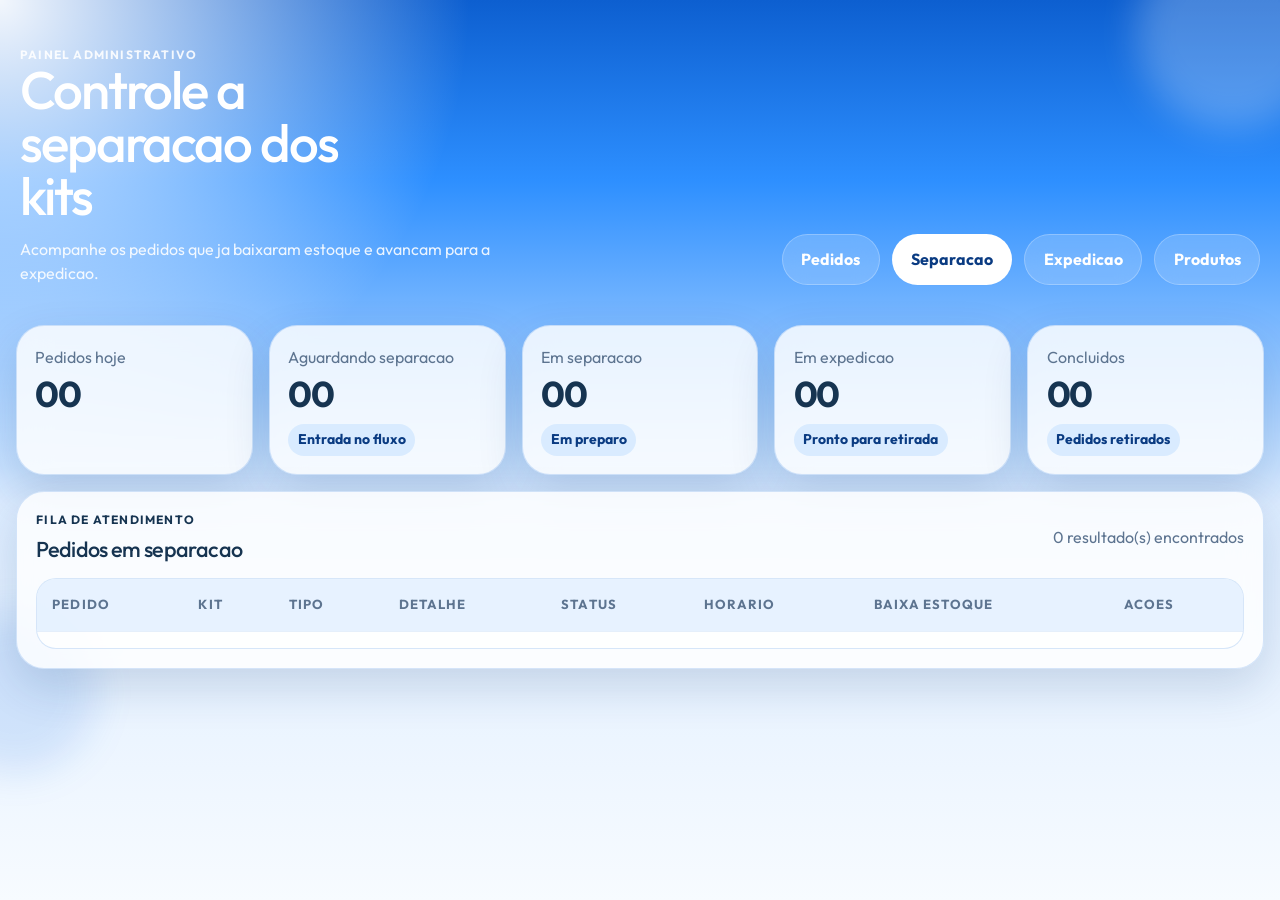
<file: ADM/separacao.html>
<!DOCTYPE html>
<html lang="pt-BR">

<head>
    <meta charset="UTF-8">
    <meta name="viewport" content="width=device-width, initial-scale=1.0">
    <title>ADM | Separacao de Pedidos</title>
    <meta name="description" content="Painel administrativo para acompanhar os pedidos em separacao.">
    <link rel="preconnect" href="https://fonts.googleapis.com">
    <link rel="preconnect" href="https://fonts.gstatic.com" crossorigin>
    <link href="https://cdn.jsdelivr.net/npm/bootstrap@5.3.8/dist/css/bootstrap.min.css" rel="stylesheet"
        integrity="sha384-sRIl4kxILFvY47J16cr9ZwB07vP4J8+LH7qKQnuqkuIAvNWLzeN8tE5YBujZqJLB" crossorigin="anonymous">
    <link href="https://fonts.googleapis.com/css2?family=Outfit:wght@400;500;600;700;800&display=swap" rel="stylesheet">
    <link rel="stylesheet" href="style/style.css">
</head>

<body data-painel="separacao">
    <main class="admin-shell">
        <header class="hero">
            <div>
                <p class="hero__eyebrow">Painel administrativo</p>
                <h1>Controle a separacao dos kits</h1>
                <p>Acompanhe os pedidos que ja baixaram estoque e avancam para a expedicao.</p>
            </div>

            <div class="hero-actions">
                <a class="hero-btn text-decoration-none" href="index.html">Pedidos</a>
                <a class="hero-btn hero-btn--solid text-decoration-none" href="separacao.html">Separacao</a>
                <a class="hero-btn text-decoration-none" href="expedicao.html">Expedicao</a>
                <a class="hero-btn text-decoration-none" href="produtos.html">Produtos</a>
            </div>
        </header>

        <section class="dashboard">
            <div id="alert-container"></div>

            <div class="summary-grid">
                <article class="summary-card">
                    <p>Pedidos hoje</p>
                    <strong id="resumoPedidosHoje">00</strong>
                </article>

                <article class="summary-card">
                    <p>Aguardando separacao</p>
                    <strong id="resumoAguardando">00</strong>
                    <small>Entrada no fluxo</small>
                </article>

                <article class="summary-card">
                    <p>Em separacao</p>
                    <strong id="resumoSeparacao">00</strong>
                    <small>Em preparo</small>
                </article>

                <article class="summary-card">
                    <p>Em expedicao</p>
                    <strong id="resumoExpedicao">00</strong>
                    <small>Pronto para retirada</small>
                </article>

                <article class="summary-card">
                    <p>Concluidos</p>
                    <strong id="resumoConcluidos">00</strong>
                    <small>Pedidos retirados</small>
                </article>
            </div>

            <div class="workspace">
                <section>
                    <div class="orders-panel">
                        <div class="section-head">
                            <div>
                                <p class="section-label">Fila de atendimento</p>
                                <h2 class="panel-title" id="panel-title">Pedidos em separacao</h2>
                            </div>
                            <p class="table-subtitle" id="table-subtitle">0 resultado(s) encontrados</p>
                        </div>

                        <div class="table-wrap">
                            <table class="table">
                                <thead>
                                    <tr>
                                        <th>Pedido</th>
                                        <th>Kit</th>
                                        <th>Tipo</th>
                                        <th>Detalhe</th>
                                        <th>Status</th>
                                        <th>Horario</th>
                                        <th>Baixa estoque</th>
                                        <th>Acoes</th>
                                    </tr>
                                </thead>
                                <tbody id="pedidos-container"></tbody>
                            </table>
                        </div>
                    </div>
                </section>
            </div>
        </section>
    </main>
    <script src="https://cdn.jsdelivr.net/npm/bootstrap@5.3.8/dist/js/bootstrap.bundle.min.js"
        integrity="sha384-FKyoEForCGlyvwx9Hj09JcYn3nv7wiPVlz7YYwJrWVcXK/BmnVDxM+D2scQbITxI"
        crossorigin="anonymous"></script>
    <script type="module" src="script/painelPedidos.js"></script>
</body>

</html>
</file>
<file: styles.css>
:root {
  --bg: #f5efff;
  --bg-strong: #e4d6ff;
  --surface: #ffffff;
  --surface-soft: rgba(255, 255, 255, 0.72);
  --primary: #7c3aed;
  --primary-dark: #4c1d95;
  --primary-soft: #d9c2ff;
  --text: #2f1b4d;
  --muted: #6d5a8c;
  --border: rgba(124, 58, 237, 0.14);
  --shadow: 0 18px 40px rgba(76, 29, 149, 0.16);
  --radius-xl: 28px;
  --radius-lg: 22px;
  --radius-md: 16px;
}

body.theme-purple {
  --bg: #f5efff;
  --bg-strong: #e4d6ff;
  --surface: #ffffff;
  --surface-soft: rgba(255, 255, 255, 0.72);
  --primary: #7c3aed;
  --primary-dark: #4c1d95;
  --primary-soft: #d9c2ff;
  --text: #2f1b4d;
  --muted: #6d5a8c;
  --border: rgba(124, 58, 237, 0.14);
  --shadow: 0 18px 40px rgba(76, 29, 149, 0.16);
}

body.theme-blue {
  --bg: #eef6ff;
  --bg-strong: #d8eaff;
  --surface: #ffffff;
  --surface-soft: rgba(255, 255, 255, 0.72);
  --primary: #0a66d9;
  --primary-dark: #083a7a;
  --primary-soft: #bedcff;
  --text: #12304d;
  --muted: #56718f;
  --border: rgba(10, 102, 217, 0.14);
  --shadow: 0 18px 40px rgba(15, 61, 120, 0.16);
}

body.theme-yellow {
  --bg: #fff9e8;
  --bg-strong: #ffefb3;
  --surface: #fffef8;
  --surface-soft: rgba(255, 254, 248, 0.8);
  --primary: #d4a017;
  --primary-dark: #8a5a00;
  --primary-soft: #ffe08a;
  --text: #5b4200;
  --muted: #8c7430;
  --border: rgba(212, 160, 23, 0.18);
  --shadow: 0 18px 40px rgba(138, 90, 0, 0.14);
}

* {
  box-sizing: border-box;
}

html {
  font-size: 16px;
}

body {
  margin: 0;
  min-height: 100vh;
  font-family: "Outfit", sans-serif;
  color: var(--text);
  background:
    radial-gradient(circle at top left, rgba(255, 255, 255, 0.95), transparent 34%),
    linear-gradient(180deg, color-mix(in srgb, var(--primary-dark) 88%, black 12%) 0%, var(--primary) 22%, var(--bg) 58%, #fcfaff 100%);
}

body::before,
body::after {
  content: "";
  position: fixed;
  inset: auto;
  border-radius: 50%;
  filter: blur(16px);
  pointer-events: none;
  z-index: 0;
}

body::before {
  top: -3rem;
  right: -2.5rem;
  width: 11rem;
  height: 11rem;
  background: rgba(255, 255, 255, 0.28);
}

body::after {
  bottom: 18%;
  left: -3rem;
  width: 9rem;
  height: 9rem;
  background: color-mix(in srgb, var(--primary) 12%, transparent);
}

.page-shell {
  position: relative;
  z-index: 1;
  width: min(100%, 30rem);
  margin: 0 auto;
  padding: 1.25rem 1rem 2.5rem;
}

.watermark {
  position: fixed;
  right: -0.75rem;
  bottom: 5.5rem;
  z-index: 0;
  font-size: clamp(3.4rem, 17vw, 7rem);
  font-weight: 800;
  letter-spacing: -0.08em;
  color: rgba(31, 31, 31, 0.664);
  transform: rotate(-90deg);
  transform-origin: center;
  pointer-events: none;
  user-select: none;
}

.hero {
  padding: 1rem 0.25rem 1.75rem;
  color: #ffffff;
}

.hero__badge,
.status-chip,
.pickup-box__icon,
.item-card__count,
.timeline-step span {
  display: inline-flex;
  align-items: center;
  justify-content: center;
}

.hero__badge {
  margin-bottom: 0.9rem;
  padding: 0.45rem 0.8rem;
  border: 1px solid rgba(255, 255, 255, 0.28);
  border-radius: 999px;
  background: rgba(255, 255, 255, 0.16);
  backdrop-filter: blur(16px);
  font-size: 0.85rem;
  font-weight: 600;
  letter-spacing: 0.03em;
}

.hero__eyebrow,
.section-label,
.pickup-box__label,
.info-tile p,
.item-card p,
.timeline-step p {
  margin: 0;
}

.hero__eyebrow,
.section-label {
  text-transform: uppercase;
  letter-spacing: 0.1em;
  font-size: 0.73rem;
  font-weight: 700;
}

.hero__eyebrow {
  margin-bottom: 0.65rem;
  color: rgba(255, 255, 255, 0.84);
}

.hero h1,
.section-heading h2,
.kit-card h2,
.item-card h3,
.timeline-step h3 {
  margin: 0;
}

.hero h1 {
  font-size: clamp(2rem, 7vw, 2.8rem);
  line-height: 1;
  letter-spacing: -0.04em;
  max-width: 10ch;
}

.hero__description {
  margin: 1rem 0 0;
  max-width: 32ch;
  color: rgba(255, 255, 255, 0.88);
  line-height: 1.55;
}

.content {
  display: grid;
  gap: 1rem;
}

.site-footer {
  margin-top: 1rem;
  padding: 1rem 0.35rem 0;
  color: rgba(255, 255, 255, 0.92);
  text-align: center;
}

.site-footer p {
  margin: 0 0 0.65rem;
}

.site-footer a {
  color: black;
  text-decoration: none;
}

.instagram-link {
  display: inline-flex;
  align-items: center;
  justify-content: center;
  min-height: 2.8rem;
  padding: 0.75rem 1rem;
  border: 1px solid rgba(255, 255, 255, 0.32);
  border-radius: 999px;
  background: rgba(255, 255, 255, 0.14);
  backdrop-filter: blur(12px);
  font-weight: 700;
}

.site-footer a:hover,
.site-footer a:focus-visible {
  text-decoration: underline;
}

.instagram-link:hover,
.instagram-link:focus-visible {
  background: rgba(255, 255, 255, 0.22);
}

.kit-card,
.items-section,
.timeline-section {
  padding: 1.2rem;
  border: 1px solid var(--border);
  border-radius: var(--radius-xl);
  background: var(--surface-soft);
  box-shadow: var(--shadow);
  backdrop-filter: blur(16px);
}

.kit-card__top,
.pickup-box,
.item-card,
.timeline-step {
  display: flex;
}

.kit-card__top {
  gap: 0.9rem;
  align-items: flex-start;
  justify-content: space-between;
}

.section-label {
  margin-bottom: 0.45rem;
  color: var(--primary);
}

.kit-card h2,
.section-heading h2 {
  font-size: 1.45rem;
  line-height: 1.1;
  letter-spacing: -0.03em;
}

.status-chip {
  flex-shrink: 0;
  padding: 0.55rem 0.8rem;
  border-radius: 999px;
  background: color-mix(in srgb, var(--primary-soft) 55%, white 45%);
  color: var(--primary-dark);
  font-size: 0.78rem;
  font-weight: 700;
  text-align: center;
}

.pickup-box {
  gap: 0.9rem;
  margin: 1rem 0;
  padding: 1rem;
  border-radius: var(--radius-lg);
  background: linear-gradient(135deg, var(--primary-dark), var(--primary));
  color: #ffffff;
}

.pickup-box__icon {
  width: 3rem;
  height: 3rem;
  border-radius: 1rem;
  background: rgba(255, 255, 255, 0.18);
  font-weight: 800;
  letter-spacing: 0.06em;
}

.pickup-box strong {
  display: block;
  margin: 0.15rem 0 0.35rem;
  font-size: 1rem;
}

.pickup-box__label,
.pickup-box__text {
  color: rgba(255, 255, 255, 0.9);
}

.info-grid {
  display: grid;
  grid-template-columns: repeat(3, minmax(0, 1fr));
  gap: 0.75rem;
}

.info-tile,
.item-card,
.timeline-step {
  border: 1px solid var(--border);
  background: var(--surface);
}

.info-tile {
  padding: 0.95rem;
  border-radius: var(--radius-md);
}

.info-tile p,
.item-card p,
.timeline-step p {
  color: var(--muted);
  line-height: 1.45;
}

.info-tile p {
  margin-bottom: 0.35rem;
  font-size: 0.82rem;
}

.info-tile strong {
  font-size: 0.98rem;
}

.section-heading {
  margin-bottom: 1rem;
}

.item-list,
.timeline {
  display: grid;
  gap: 0.8rem;
}

.item-card,
.timeline-step {
  gap: 0.95rem;
  align-items: flex-start;
  padding: 1rem;
  border-radius: var(--radius-lg);
}

.item-card__count,
.timeline-step span {
  width: 2.6rem;
  height: 2.6rem;
  flex-shrink: 0;
  border-radius: 0.95rem;
  background: linear-gradient(180deg, color-mix(in srgb, var(--primary-soft) 55%, white 45%), var(--primary-soft));
  color: var(--primary-dark);
  font-weight: 800;
}

.item-card h3,
.timeline-step h3 {
  margin-bottom: 0.3rem;
  font-size: 1rem;
}

/* botoes */
button.info-tile {
  color: white;
  width: 100%;
  grid-column: 1 / -1;
  padding: 0.95rem;
  border: 1px solid var(--border);
  border-radius: var(--radius-md);
  background: var(--primary);
  cursor: pointer;
}

button.info-tile:hover {
  background: var(--primary-dark);
}
button.info-tile:active {
  background: white;
  color: var(--text);
}
button.info-tile:active > p {
  color: var(--text);
}

button.info-tile > p {
  color: white;
}

@media (max-width: 640px) {
  .info-grid {
    grid-template-columns: 1fr;
  }

  button.info-tile {
    grid-column: auto;
  }
}

@media (min-width: 720px) {
  .page-shell {
    width: min(100% - 2rem, 64rem);
    padding: 2rem 1rem 3rem;
  }

  .watermark {
    right: 1rem;
    bottom: 4rem;
  }

  .hero {
    padding-inline: 0.5rem;
  }

  .hero h1 {
    max-width: 14ch;
  }

  .content {
    grid-template-columns: 1.15fr 0.85fr;
    align-items: start;
  }

  .kit-card {
    grid-column: 1 / -1;
  }

  .items-section,
  .timeline-section {
    height: 100%;
  }
}
</file>
<file: ADM/style/style.css>
:root {
    --bg-top: #0d5fd0;
    --bg-mid: #dcecff;
    --bg-bottom: #f7fbff;
    --surface: rgba(255, 255, 255, 0.82);
    --surface-strong: #ffffff;
    --primary: #0a66d9;
    --primary-dark: #0a3b82;
    --primary-soft: #d9ebff;
    --text: #163451;
    --muted: #5d7490;
    --border: rgba(10, 102, 217, 0.16);
    --success: #16794d;
    --warning: #b76b11;
    --danger: #b43838;
    --shadow: 0 18px 45px rgba(12, 55, 114, 0.16);
    --radius-xl: 28px;
    --radius-lg: 20px;
    --radius-md: 14px;
}

* {
    box-sizing: border-box;
}

body {
    margin: 0;
    min-height: 100vh;
    font-family: "Outfit", sans-serif;
    color: var(--text);
    background:
        radial-gradient(circle at top left, rgba(255, 255, 255, 0.95), transparent 30%),
        linear-gradient(180deg, var(--bg-top) 0%, #2d8fff 20%, var(--bg-mid) 56%, var(--bg-bottom) 100%);
}

body::before,
body::after {
    content: "";
    position: fixed;
    border-radius: 50%;
    pointer-events: none;
    filter: blur(18px);
    z-index: 0;
}

body::before {
    top: -4rem;
    right: -3rem;
    width: 12rem;
    height: 12rem;
    background: rgba(255, 255, 255, 0.24);
}

body::after {
    bottom: 8rem;
    left: -4rem;
    width: 10rem;
    height: 10rem;
    background: rgba(10, 102, 217, 0.12);
}

.admin-shell {
    position: relative;
    z-index: 1;
    width: calc(100% - 2rem);
    max-width: 100%;
    margin: 0 auto;
    padding: 1.5rem 0 2.5rem;
}

.hero {
    display: flex;
    flex-wrap: wrap;
    gap: 1rem;
    align-items: flex-end;
    justify-content: space-between;
    padding: 0.5rem 0.25rem 1.5rem;
    color: #fff;
}

.hero__eyebrow,
.section-label {
    margin: 0 0 0.55rem;
    text-transform: uppercase;
    letter-spacing: 0.1em;
    font-size: 0.75rem;
    font-weight: 700;
}

.hero h1,
.panel-title,
.table-title,
.pedido-card h3 {
    margin: 0;
}

.hero h1 {
    font-size: clamp(2rem, 4.5vw, 3.3rem);
    line-height: 1;
    letter-spacing: -0.04em;
    max-width: 10ch;
}

.hero p {
    margin: 0.9rem 0 0;
    max-width: 45ch;
    color: rgba(255, 255, 255, 0.88);
    line-height: 1.5;
}

.hero-actions {
    display: flex;
    flex-wrap: wrap;
    gap: 0.75rem;
}

.hero-btn,
.action-btn,
.filter-btn {
    border: 0;
    border-radius: 999px;
    font: inherit;
    cursor: pointer;
    transition: transform 0.18s ease, box-shadow 0.18s ease, background 0.18s ease;
}

.hero-btn {
    min-height: 3rem;
    padding: 0.8rem 1.15rem;
    background: rgba(255, 255, 255, 0.16);
    color: #fff;
    backdrop-filter: blur(12px);
    font-weight: 700;
    border: 1px solid rgba(255, 255, 255, 0.25);
}

.hero-btn--solid {
    background: #fff;
    color: var(--primary-dark);
}

.hero-btn:hover,
.action-btn:hover,
.filter-btn:hover {
    transform: translateY(-1px);
}

.dashboard {
    display: grid;
    gap: 1rem;
}

.summary-grid,
.workspace {
    display: grid;
    gap: 1rem;
}

.summary-grid {
    grid-template-columns: repeat(5, minmax(0, 1fr));
}

.summary-grid--three {
    grid-template-columns: repeat(3, minmax(0, 1fr));
}

.summary-card,
.filters-panel,
.orders-panel,
.side-panel,
.pedido-card {
    border: 1px solid var(--border);
    border-radius: var(--radius-xl);
    background: var(--surface);
    backdrop-filter: blur(16px);
    box-shadow: var(--shadow);
}

.summary-card {
    padding: 1.15rem;
}

.summary-card p,
.summary-card strong,
.muted,
.table-subtitle,
.pedido-meta,
.pedido-info span,
.table tbody td:last-child {
    margin: 0;
}

.summary-card p,
.table-subtitle,
.pedido-meta,
.pedido-info span,
.field label,
.table thead th {
    color: var(--muted);
}

.summary-card strong {
    display: block;
    margin-top: 0.45rem;
    font-size: clamp(1.6rem, 2.8vw, 2.3rem);
    line-height: 1;
    letter-spacing: -0.04em;
}

.summary-card small {
    display: inline-flex;
    margin-top: 0.75rem;
    padding: 0.35rem 0.6rem;
    border-radius: 999px;
    background: var(--primary-soft);
    color: var(--primary-dark);
    font-weight: 700;
}

.workspace {
    width: 100%;
    grid-template-columns: minmax(0, 1fr);
    align-items: start;
}

.workspace--products {
    grid-template-columns: minmax(320px, 0.95fr) minmax(0, 1.45fr);
    gap: 1rem;
}

.forms-column {
    display: grid;
    gap: 1rem;
}

.filters-panel,
.orders-panel,
.side-panel {
    padding: 1.2rem;
}

.section-head {
    display: flex;
    flex-wrap: wrap;
    gap: 0.75rem;
    align-items: center;
    justify-content: space-between;
    margin-bottom: 1rem;
}

.panel-title {
    font-size: 1.35rem;
    line-height: 1.1;
    letter-spacing: -0.03em;
}

.filters-grid {
    display: grid;
    grid-template-columns: 1.4fr repeat(3, minmax(0, 1fr));
    gap: 0.8rem;
}

.filters-grid--products {
    grid-template-columns: repeat(2, minmax(0, 1fr));
}

.field {
    display: grid;
    gap: 0.45rem;
}

.field label {
    font-size: 0.85rem;
    font-weight: 600;
}

.field input,
.field select {
    width: 100%;
    min-height: 2.95rem;
    padding: 0.75rem 0.9rem;
    border: 1px solid var(--border);
    border-radius: var(--radius-md);
    background: rgba(255, 255, 255, 0.94);
    color: var(--text);
    font: inherit;
}

.filters-actions {
    display: flex;
    flex-wrap: wrap;
    gap: 0.65rem;
    margin-top: 0.95rem;
}

.filter-btn {
    min-height: 2.85rem;
    padding: 0.75rem 1rem;
    font-weight: 700;
}

.filter-btn--solid,
.action-btn--solid {
    background: var(--primary);
    color: #fff;
    box-shadow: 0 10px 22px rgba(10, 102, 217, 0.22);
}

.filter-btn--ghost,
.action-btn--ghost {
    background: #fff;
    color: var(--primary-dark);
    border: 1px solid var(--border);
}

.orders-panel {
    overflow: hidden;
}

.code-panel {
    margin-top: 1rem;
    padding-top: 1rem;
}

.code-block {
    margin: 0;
    padding: 1rem;
    border: 1px solid var(--border);
    border-radius: var(--radius-lg);
    background: #0d2138;
    color: #d9ebff;
    font-family: Consolas, Monaco, monospace;
    font-size: 0.86rem;
    line-height: 1.5;
    white-space: pre-wrap;
    word-break: break-word;
}

.table-wrap {
    overflow-x: auto;
    border: 1px solid var(--border);
    border-radius: var(--radius-lg);
    background: rgba(255, 255, 255, 0.7);
}

.table {
    width: 100%;
    border-collapse: collapse;
    min-width: 760px;
}

.table th,
.table td {
    padding: 1rem 0.95rem;
    text-align: left;
    border-bottom: 1px solid rgba(10, 102, 217, 0.1);
    vertical-align: middle;
}

.table thead th {
    font-size: 0.82rem;
    text-transform: uppercase;
    letter-spacing: 0.08em;
    background: rgba(217, 235, 255, 0.62);
}

.table tbody tr:hover {
    background: rgba(10, 102, 217, 0.04);
}

.cliente {
    display: grid;
    gap: 0.2rem;
}

.cliente strong {
    font-size: 0.96rem;
}

.status {
    display: inline-flex;
    align-items: center;
    justify-content: center;
    min-height: 2rem;
    padding: 0.35rem 0.75rem;
    border-radius: 999px;
    font-size: 0.78rem;
    font-weight: 700;
    white-space: nowrap;
}

.status--success {
    background: rgba(22, 121, 77, 0.14);
    color: var(--success);
}

.status--warning {
    background: rgba(183, 107, 17, 0.14);
    color: var(--warning);
}

.status--danger {
    background: rgba(180, 56, 56, 0.14);
    color: var(--danger);
}

.status--info {
    background: rgba(10, 102, 217, 0.14);
    color: var(--primary-dark);
}

.table-actions {
    display: flex;
    flex-wrap: wrap;
    gap: 0.45rem;
}

.action-btn {
    min-height: 2.2rem;
    padding: 0.45rem 0.8rem;
    font-size: 0.86rem;
    font-weight: 700;
}

.side-panel {
    display: grid;
    gap: 1rem;
}

.pedido-card {
    padding: 1rem;
    background: rgba(255, 255, 255, 0.9);
}

.pedido-card--compact {
    border-radius: var(--radius-md);
    padding: 0.85rem 0.95rem;
    box-shadow: none;
}

.pedido-card--compact span {
    display: block;
    margin-top: 0.2rem;
    color: var(--muted);
    font-size: 0.88rem;
}

.pedido-card__top {
    display: flex;
    gap: 0.75rem;
    align-items: flex-start;
    justify-content: space-between;
    margin-bottom: 0.8rem;
}

.pedido-card h3 {
    font-size: 1rem;
    line-height: 1.2;
}

.pedido-meta {
    margin-top: 0.2rem;
    font-size: 0.84rem;
    color: var(--muted);
}

.pedido-info {
    display: grid;
    gap: 0.55rem;
    margin-bottom: 0.95rem;
}

.pedido-info span {
    display: flex;
    align-items: center;
    justify-content: space-between;
    gap: 0.8rem;
    font-size: 0.9rem;
    padding-bottom: 0.55rem;
    border-bottom: 1px solid rgba(10, 102, 217, 0.08);
}

.pedido-info strong {
    color: var(--text);
}

.pedido-actions {
    display: flex;
    gap: 0.6rem;
    flex-wrap: wrap;
}

.notes {
    padding: 1rem;
    border-radius: var(--radius-lg);
    background: linear-gradient(135deg, #0a66d9, #47a1ff);
    color: #fff;
}

.notes h3,
.notes p {
    margin: 0;
}

.notes h3 {
    margin-bottom: 0.5rem;
    font-size: 1rem;
}

.notes p {
    color: rgba(255, 255, 255, 0.9);
    line-height: 1.5;
}

.kit-preview {
    margin-top: 1rem;
}

.kit-preview__list {
    display: grid;
    gap: 0.7rem;
}

@media (max-width: 980px) {

    .summary-grid,
    .workspace,
    .filters-grid,
    .summary-grid--three,
    .workspace--products,
    .filters-grid--products {
        grid-template-columns: 1fr;
    }

    .hero h1 {
        max-width: 12ch;
    }
}

@media (max-width: 640px) {
    .admin-shell {
        width: min(100% - 1rem, 100%);
        padding-top: 1rem;
        padding-bottom: 1.5rem;
    }

    .hero {
        padding-inline: 0.25rem;
    }

    .summary-card,
    .filters-panel,
    .orders-panel,
    .side-panel {
        border-radius: 22px;
    }

    .table {
        min-width: 680px;
    }
}
</file>
